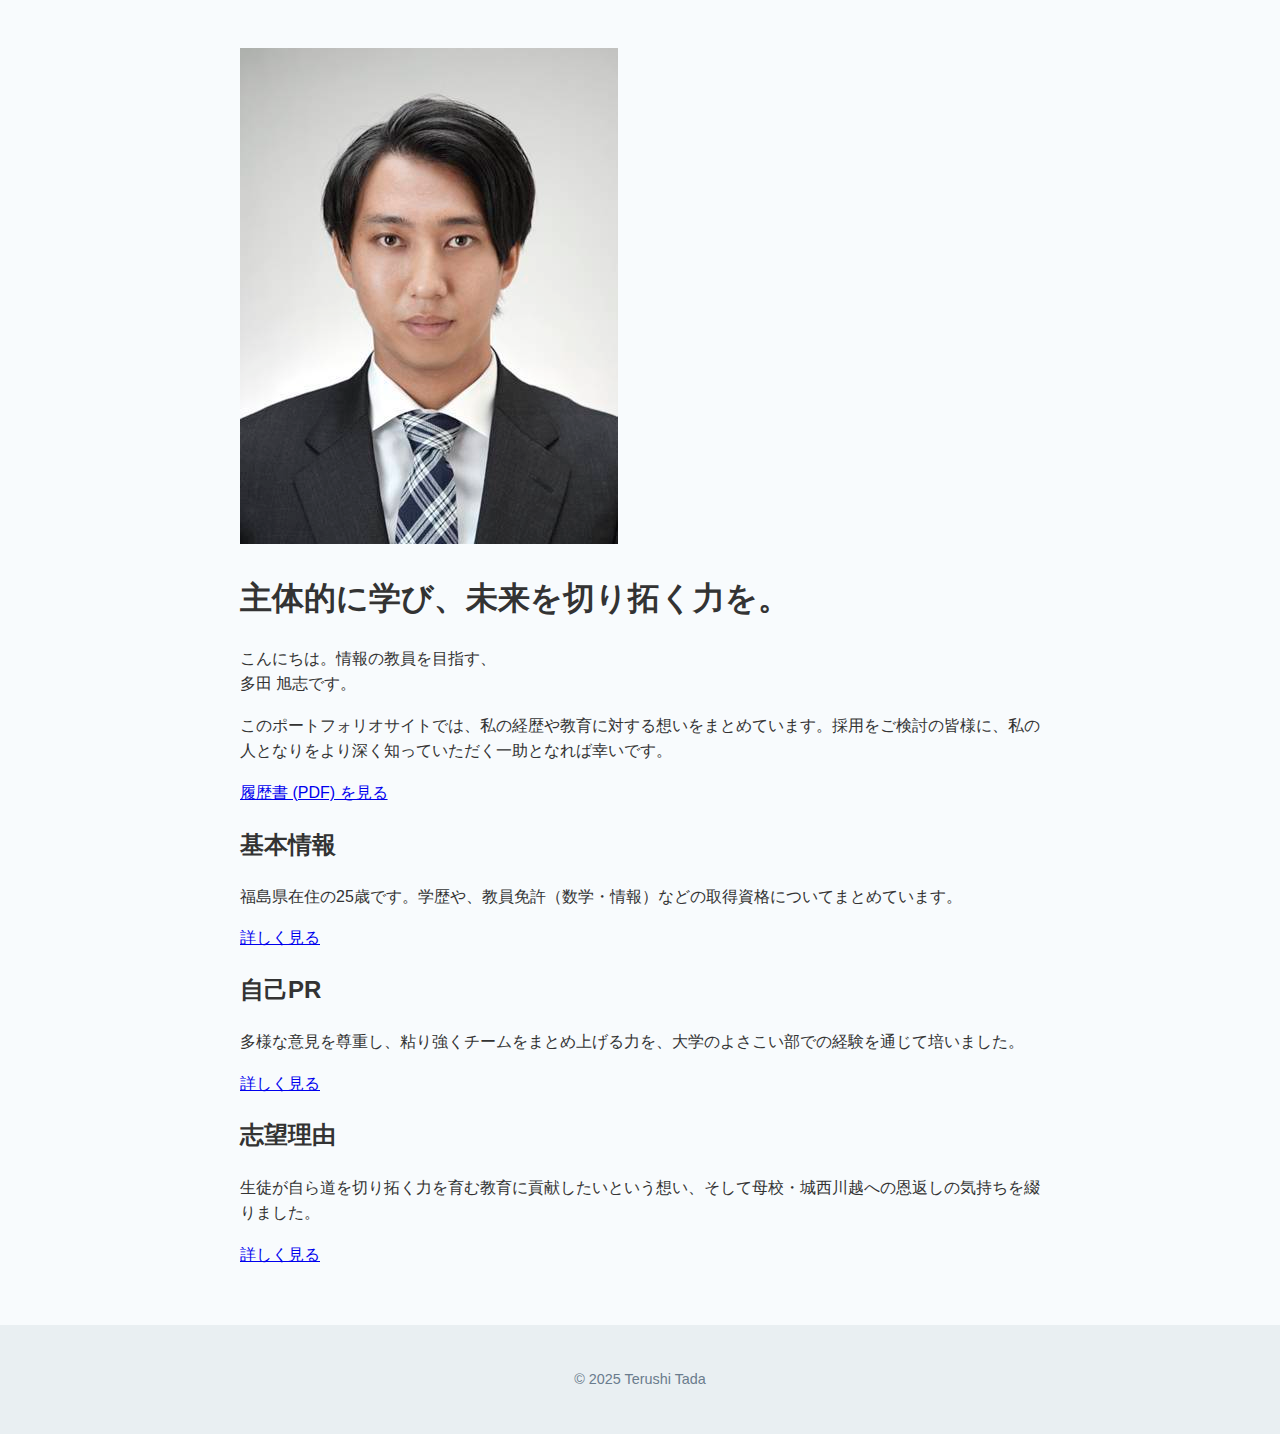
<file: index.html>
<!DOCTYPE html>
<html lang="ja">
<head>
  <meta charset="UTF-8">
  <meta name="viewport" content="width=device-width, initial-scale=1.0">
  <title>多田旭志 | ホーム</title>
  <link rel="stylesheet" href="style.css">
  <link rel="icon" href="./favicon.ico" type="image/x-icon">
</head>
<body>
  <header>
    <h1>ただ　てるし</h1>
    <nav>
      <a href="about.html">基本情報</a> |
      <a href="strength.html">自己PR</a> |
      <a href="reason.html">志望理由</a>
    </nav>
  </header>

  <main>
    <section class="hero-section">
      <img src="terushi.jpg" alt="多田旭志の顔写真" class="profile-photo">
      <div class="hero-text">
        <h1 class="hero-title">主体的に学び、未来を切り拓く力を。</h1>
        <p class="hero-subtitle">こんにちは。情報の教員を目指す、<br><span class="name-highlight">多田 旭志</span>です。</p>
        <p>このポートフォリオサイトでは、私の経歴や教育に対する想いをまとめています。採用をご検討の皆様に、私の人となりをより深く知っていただく一助となれば幸いです。</p>
        
        <a href="resume.pdf" class="hero-button" target="_blank">履歴書 (PDF) を見る</a>
      </div>
    </section>
    <section class="contents-grid">
      <div class="content-card">
        <h2>基本情報</h2>
        <p>福島県在住の25歳です。学歴や、教員免許（数学・情報）などの取得資格についてまとめています。</p>
        <a href="about.html" class="card-button">詳しく見る</a>
      </div>

      <div class="content-card">
        <h2>自己PR</h2>
        <p>多様な意見を尊重し、粘り強くチームをまとめ上げる力を、大学のよさこい部での経験を通じて培いました。</p>
        <a href="strength.html" class="card-button">詳しく見る</a>
      </div>

      <div class="content-card">
        <h2>志望理由</h2>
        <p>生徒が自ら道を切り拓く力を育む教育に貢献したいという想い、そして母校・城西川越への恩返しの気持ちを綴りました。</p>
        <a href="reason.html" class="card-button">詳しく見る</a>
      </div>
    </section>
  </main>

  <footer>
    <p>&copy; 2025 Terushi Tada</p>
  </footer>
</body>
</html>
</file>
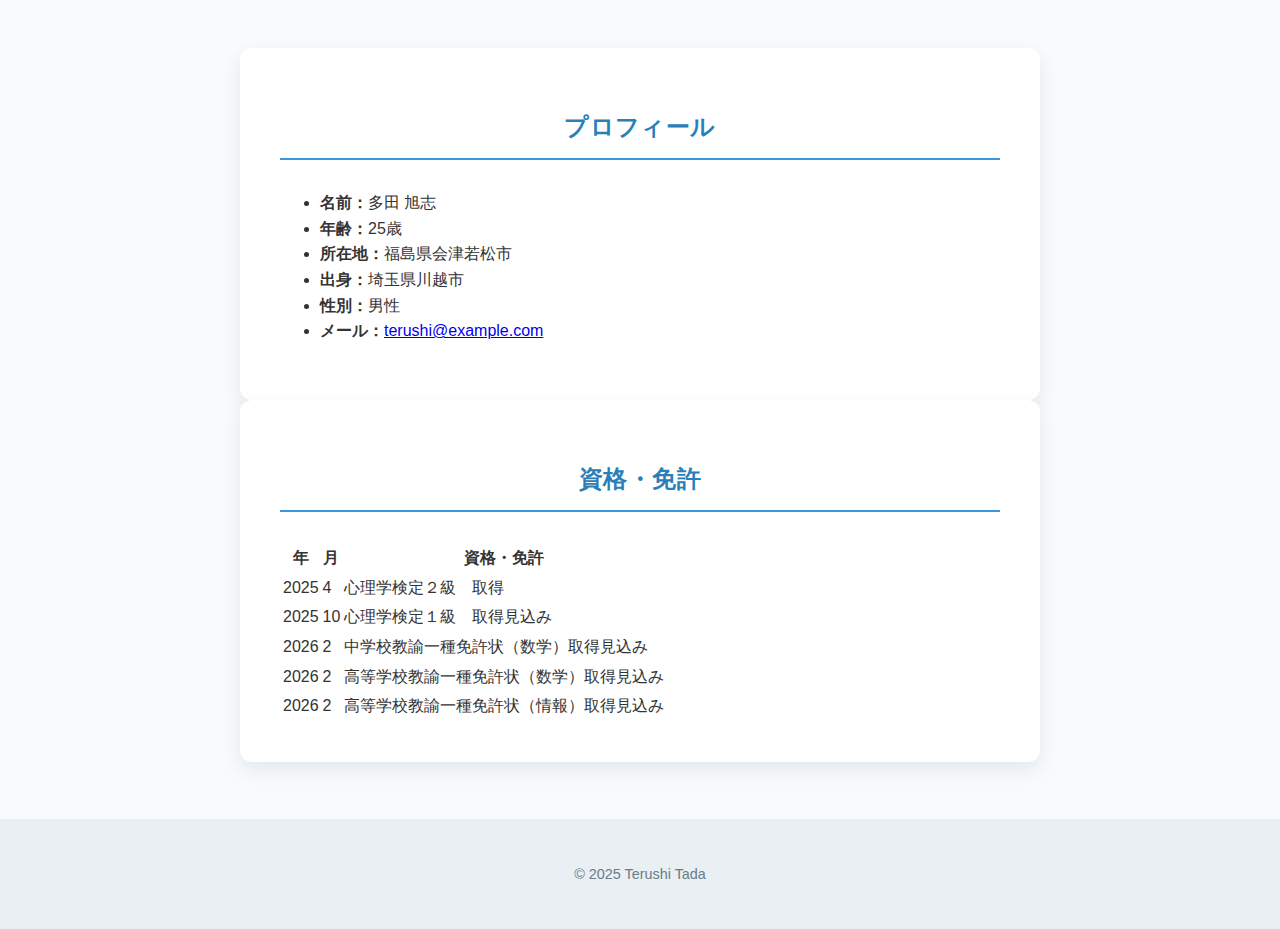
<file: about.html>
<!DOCTYPE html>
<html lang="ja">
<head>
  <meta charset="UTF-8">
  <meta name="viewport" content="width=device-width, initial-scale=1.0">
  <title>基本情報 - 多田 旭志</title>
  <link rel="stylesheet" href="style.css">
  <link rel="icon" href="./favicon.ico" type="image/x-icon">
</head>
<body>
    <header>
        <h1>多田 旭志のホームページ</h1>
        <nav>
          <a href="index.html">ホーム</a> |
          <a href="strength.html">自己PR</a> |
          <a href="education.html">学歴</a> |
          <a href="reason.html">教員志望理由</a>
        </nav>
      </header>

  <main>
    <section class="pr-section">
      <h2>プロフィール</h2>
      <ul>
        <li><strong>名前：</strong>多田 旭志</li>
        <li><strong>年齢：</strong>25歳</li>
        <li><strong>所在地：</strong>福島県会津若松市</li>
        <li><strong>出身：</strong>埼玉県川越市</li>
        <li><strong>性別：</strong>男性</li>
        <li><strong>メール：</strong><a href="mailto:terushi@example.com">terushi@example.com</a></li>
      </ul>
    </section>

    <section class="pr-section">
        <h2>資格・免許</h2>
        <table class="license-table">
            <thead>
                <tr>
                    <th>年</th>
                    <th>月</th>
                    <th>資格・免許</th>
                </tr>
            </thead>
            <tbody>
                <tr>
                    <td>2025</td>
                    <td>4</td>
                    <td>心理学検定２級　取得</td>
                </tr>
                <tr>
                    <td>2025</td>
                    <td>10</td>
                    <td>心理学検定１級　取得見込み</td>
                </tr>
                <tr>
                    <td>2026</td>
                    <td>2</td>
                    <td>中学校教諭一種免許状（数学）取得見込み</td>
                </tr>
                <tr>
                    <td>2026</td>
                    <td>2</td>
                    <td>高等学校教諭一種免許状（数学）取得見込み</td>
                </tr>
                <tr>
                    <td>2026</td>
                    <td>2</td>
                    <td>高等学校教諭一種免許状（情報）取得見込み</td>
                </tr>
            </tbody>
        </table>
    </section>
  </main>

  <footer>
    <p>&copy; 2025 Terushi Tada</p>
  </footer>
</body>
</html>
</file>
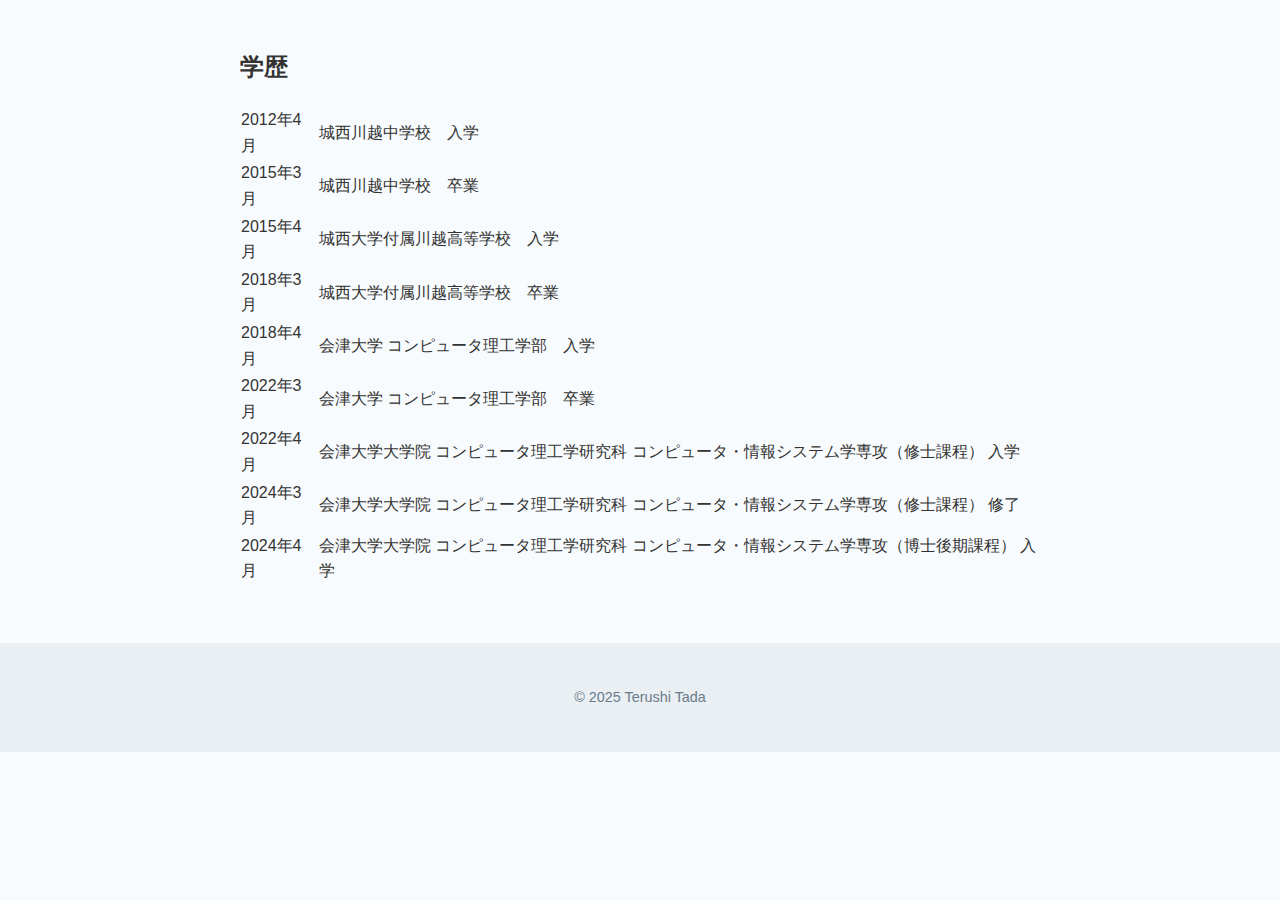
<file: education.html>
<!DOCTYPE html>
<html lang="ja">
<head>
  <meta charset="UTF-8">
  <title>学歴 - 多田 旭志</title>
  <link rel="stylesheet" href="style.css">
  <link rel="icon" href="./favicon.ico" type="image/x-icon">
</head>
<body>
  <header>
    <h1>多田 旭志のホームページ</h1>
    <nav>
      <a href="index.html">ホーム</a> |
      <a href="strength.html">自己PR</a> |
      <a href="about.html">基本情報</a> 
     </nav>
  </header>

  <main>
    <section>
      <h2>学歴</h2>
      <table style="width:100%; border-collapse: collapse;">
        <tbody>
          <tr><td>2012年4月</td><td>城西川越中学校　入学</td></tr>
          <tr><td>2015年3月</td><td>城西川越中学校　卒業</td></tr>
          <tr><td>2015年4月</td><td>城西大学付属川越高等学校　入学</td></tr>
          <tr><td>2018年3月</td><td>城西大学付属川越高等学校　卒業</td></tr>
          <tr><td>2018年4月</td><td>会津大学 コンピュータ理工学部　入学</td></tr>
          <tr><td>2022年3月</td><td>会津大学 コンピュータ理工学部　卒業</td></tr>
          <tr><td>2022年4月</td><td>会津大学大学院 コンピュータ理工学研究科 コンピュータ・情報システム学専攻（修士課程） 入学</td></tr>
          <tr><td>2024年3月</td><td>会津大学大学院 コンピュータ理工学研究科 コンピュータ・情報システム学専攻（修士課程） 修了</td></tr>
          <tr><td>2024年4月</td><td>会津大学大学院 コンピュータ理工学研究科 コンピュータ・情報システム学専攻（博士後期課程） 入学</td></tr>
        </tbody>
      </table>
    </section>
  </main>

  <footer>
    <p>&copy; 2025 Terushi Tada</p>
  </footer>
</body>
</html>
</file>
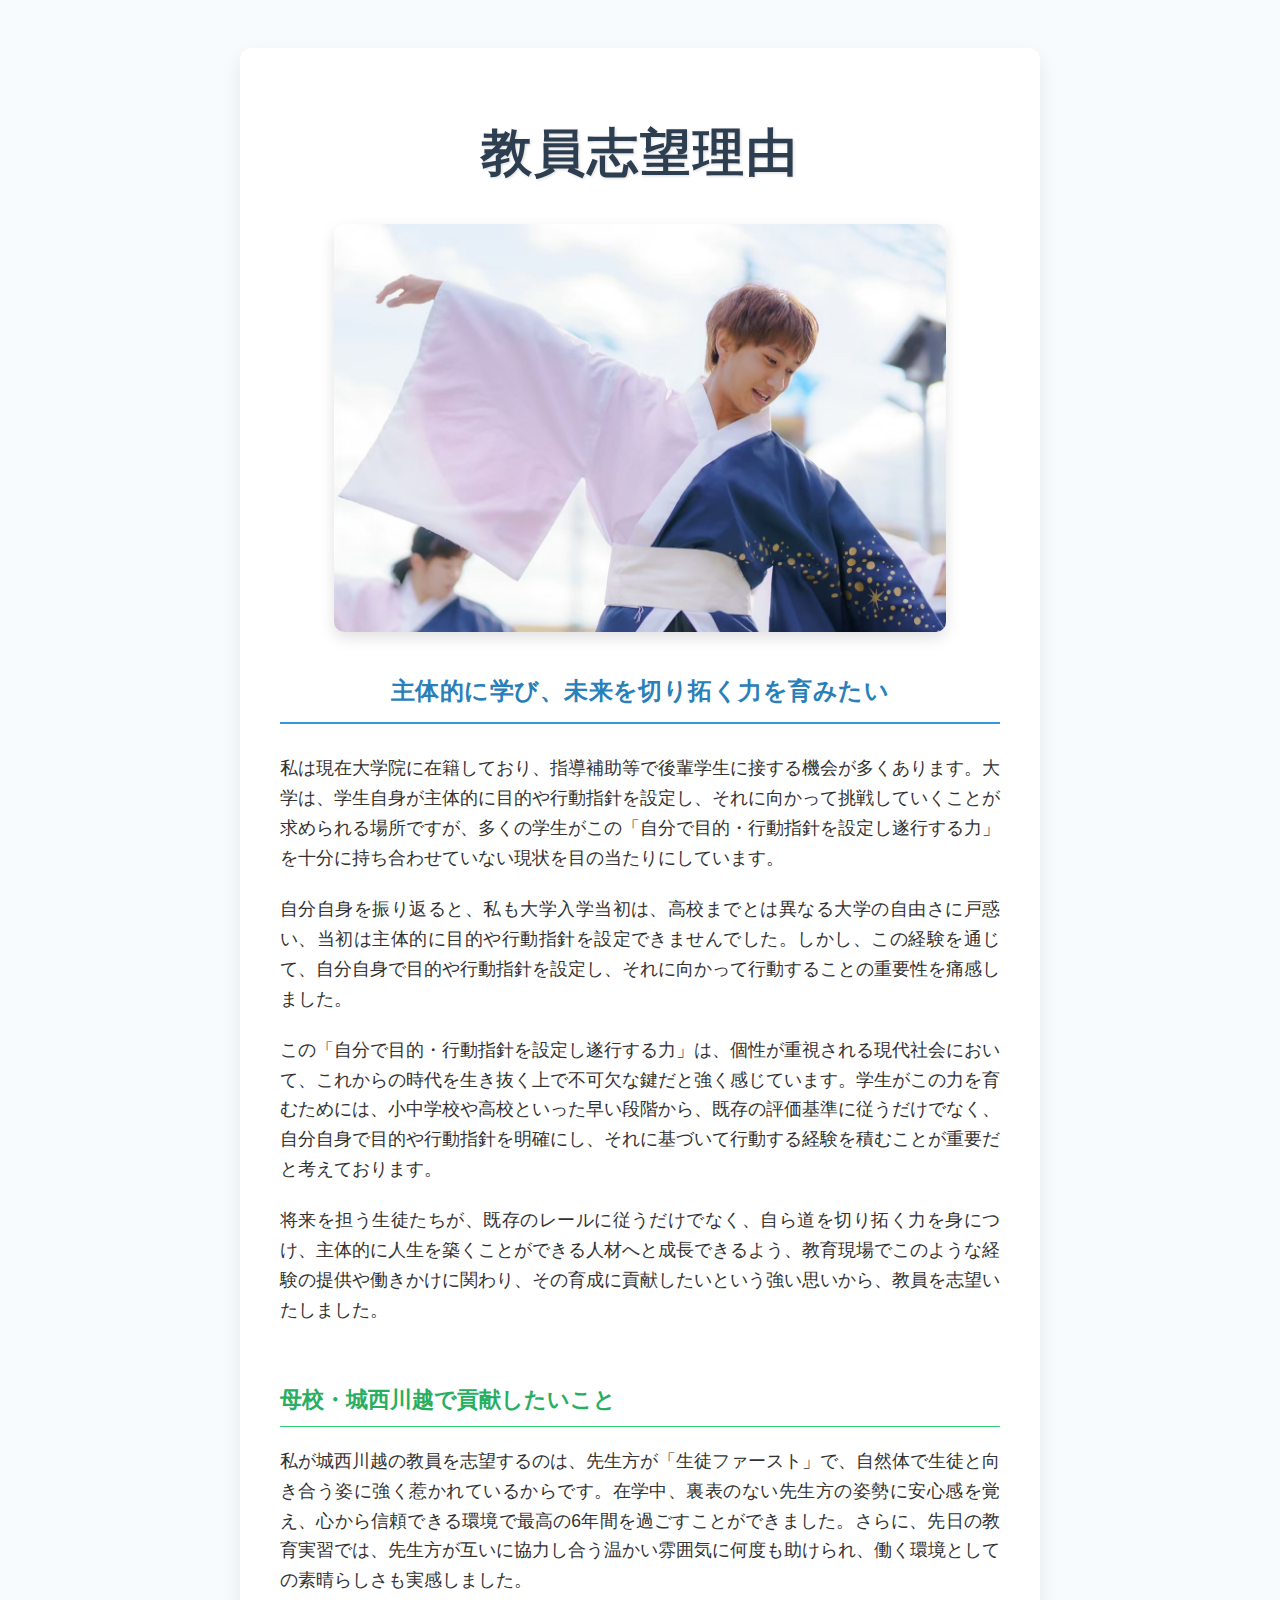
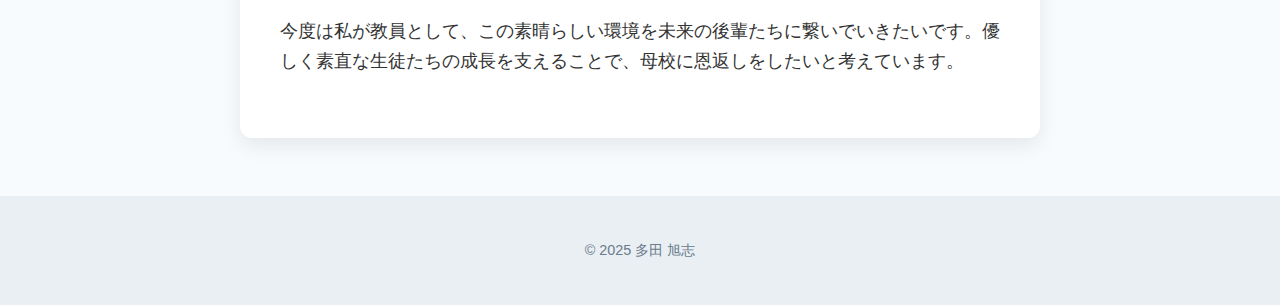
<file: reason.html>
<!DOCTYPE html>
<html lang="ja">
<head>
    <meta charset="UTF-8">
    <meta name="viewport" content="width=device-width, initial-scale=1.0">
    <title>多田 旭志 - 教員志望理由</title>
    <link rel="stylesheet" href="style.css">
    <link rel="icon" href="./favicon.ico" type="image/x-icon">
</head>
<body>
    <header>
        <h1>多田 旭志のホームページ</h1>
        <nav>
            <a href="index.html">ホーム</a> |
            <a href="strength.html">自己PR</a> |
            <a href="about.html">基本情報</a> |
            <a href="education.html">学歴</a>
        </nav>
    </header>
    
    <main>
        <section class="pr-section">
            <h1>教員志望理由</h1> 
            <img src="image.jpg" alt="教員を目指す理由を表すイメージ" class="main-visual-image">
            
            <h2>主体的に学び、未来を切り拓く力を育みたい</h2>
            <p>
                私は現在大学院に在籍しており、指導補助等で後輩学生に接する機会が多くあります。大学は、学生自身が主体的に目的や行動指針を設定し、それに向かって挑戦していくことが求められる場所ですが、多くの学生がこの「自分で目的・行動指針を設定し遂行する力」を十分に持ち合わせていない現状を目の当たりにしています。
            </p>
            <p>
                自分自身を振り返ると、私も大学入学当初は、高校までとは異なる大学の自由さに戸惑い、当初は主体的に目的や行動指針を設定できませんでした。しかし、この経験を通じて、自分自身で目的や行動指針を設定し、それに向かって行動することの重要性を痛感しました。
            </p>
            <p>
                この「自分で目的・行動指針を設定し遂行する力」は、個性が重視される現代社会において、これからの時代を生き抜く上で不可欠な鍵だと強く感じています。学生がこの力を育むためには、小中学校や高校といった早い段階から、既存の評価基準に従うだけでなく、自分自身で目的や行動指針を明確にし、それに基づいて行動する経験を積むことが重要だと考えております。
            </p>
            <p>
                将来を担う生徒たちが、既存のレールに従うだけでなく、自ら道を切り拓く力を身につけ、主体的に人生を築くことができる人材へと成長できるよう、教育現場でこのような経験の提供や働きかけに関わり、その育成に貢献したいという強い思いから、教員を志望いたしました。
            </p>

            <h3>母校・城西川越で貢献したいこと</h3>
            <p>
                私が城西川越の教員を志望するのは、先生方が「生徒ファースト」で、自然体で生徒と向き合う姿に強く惹かれているからです。在学中、裏表のない先生方の姿勢に安心感を覚え、心から信頼できる環境で最高の6年間を過ごすことができました。さらに、先日の教育実習では、先生方が互いに協力し合う温かい雰囲気に何度も助けられ、働く環境としての素晴らしさも実感しました。
            </p>
            <p>
                今度は私が教員として、この素晴らしい環境を未来の後輩たちに繋いでいきたいです。優しく素直な生徒たちの成長を支えることで、母校に恩返しをしたいと考えています。
            </p>
        </section>
    </main>

    <footer>
        <p>&copy; 2025 多田 旭志</p>
    </footer>
</body>
</html>
</file>
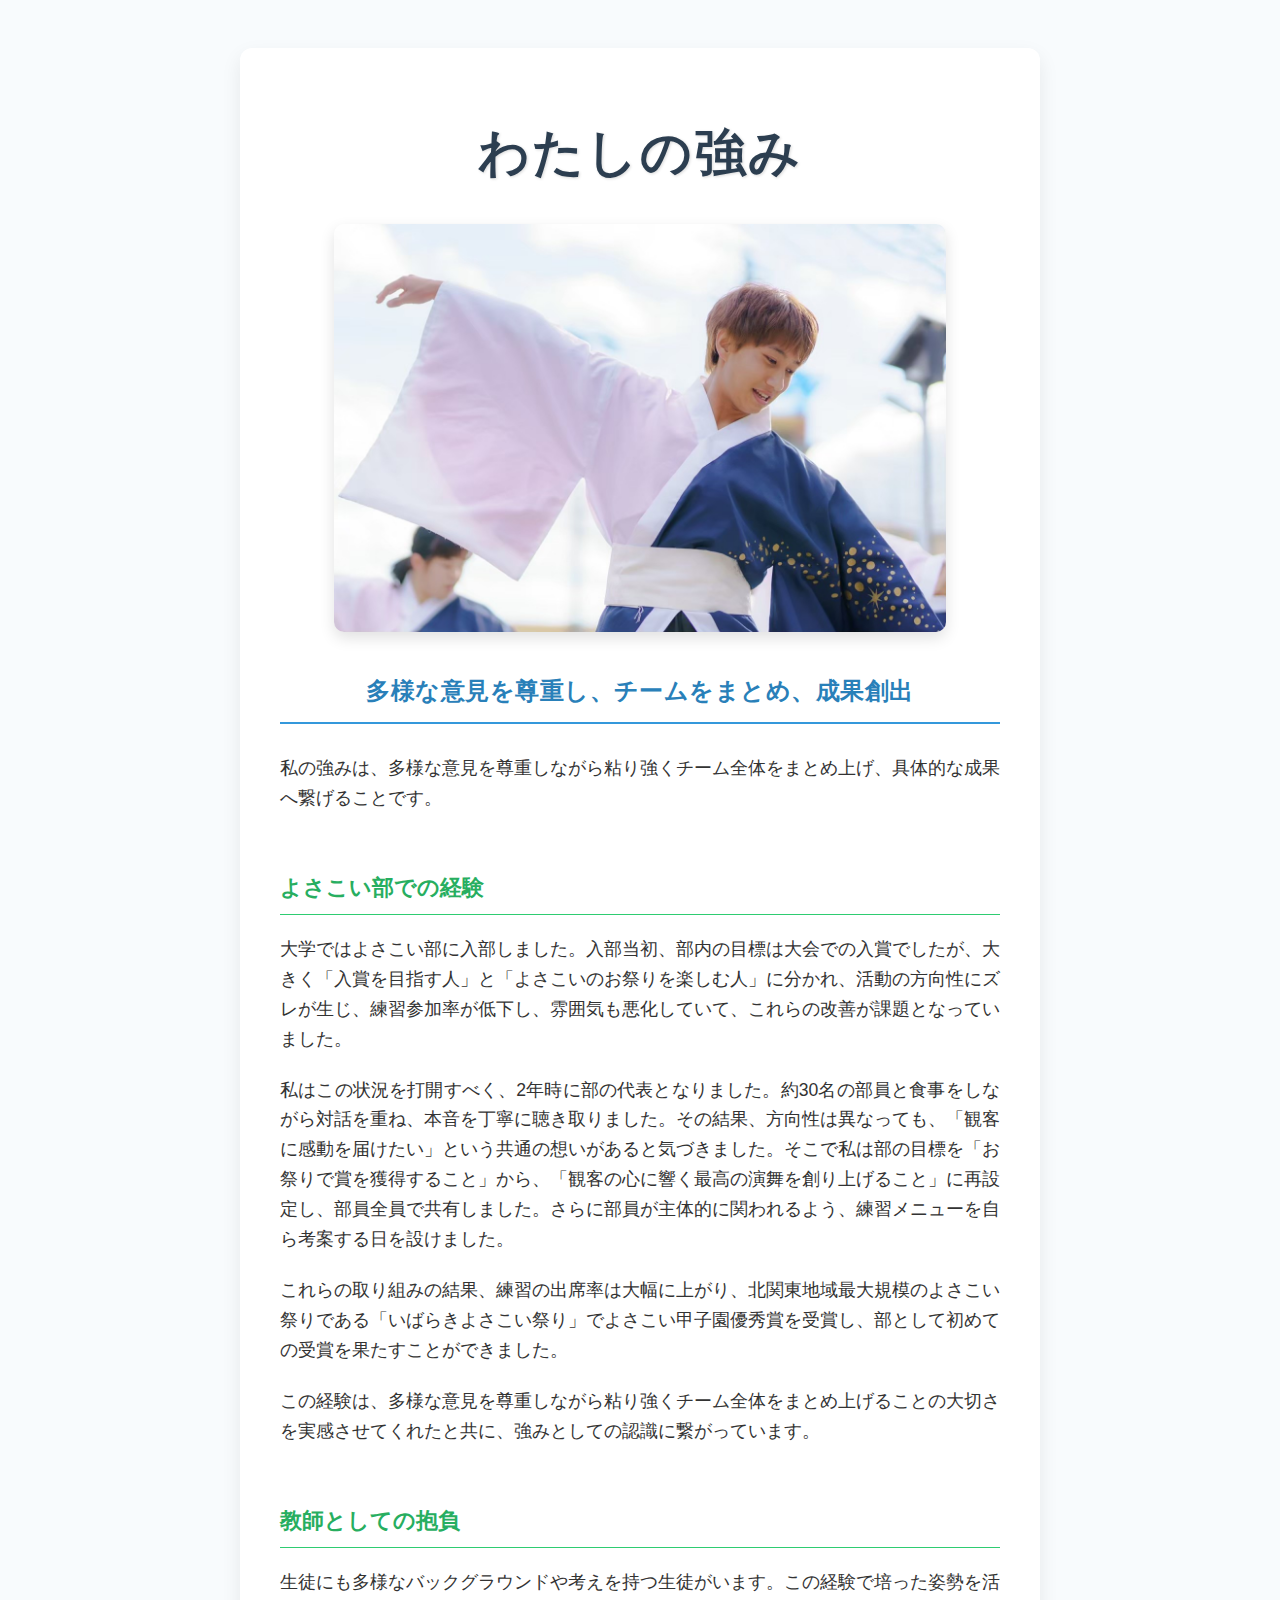
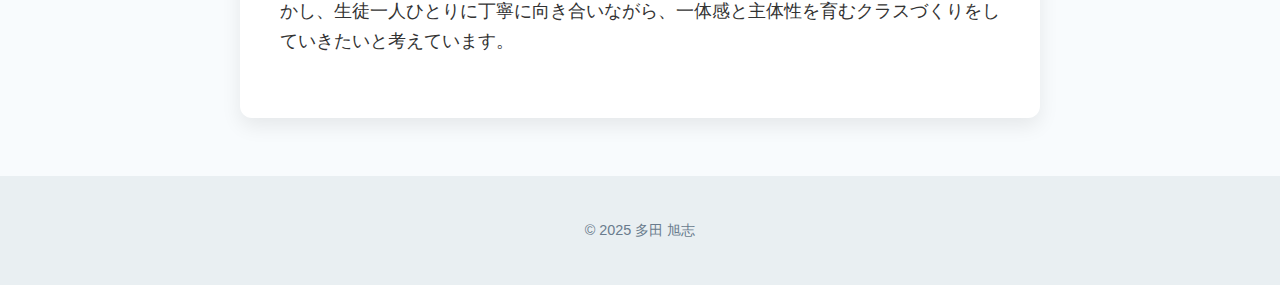
<file: strength.html>
<!DOCTYPE html>
<html lang="ja">
<head>
    <meta charset="UTF-8">
    <meta name="viewport" content="width=device-width, initial-scale=1.0">
    <title>多田 旭志 - 自己PR</title>
    <link rel="stylesheet" href="style.css">
    <link rel="icon" href="./favicon.ico" type="image/x-icon">
</head>
<script>
    document.addEventListener('DOMContentLoaded', function() {
        function applyMobileBreak() {
            // すべてのh2要素内の.mobile-breakスパンを取得
            const mobileBreakSpans = document.querySelectorAll('.pr-section h2 .mobile-break');
    
            // ウィンドウの幅が600px以下の場合
            if (window.innerWidth <= 600) {
                mobileBreakSpans.forEach(span => {
                    // spanが存在し、まだ<br>に変換されていなければ変換
                    if (span.tagName === 'SPAN') {
                        const br = document.createElement('br');
                        // 変換された<br>がデスクトップ時に元に戻せるよう、マーカークラスを付与
                        br.classList.add('mobile-break-original-span-marker');
                        span.parentNode.replaceChild(br, span);
                    }
                });
            } else {
                // ウィンドウの幅が600pxより大きい場合、<br>があれば元の<span>に戻す
                const brElements = document.querySelectorAll('.pr-section h2 br.mobile-break-original-span-marker');
                brElements.forEach(br => {
                    const originalSpan = document.createElement('span');
                    originalSpan.className = 'mobile-break';
                    br.parentNode.replaceChild(originalSpan, br);
                });
            }
        }
    
        // ページの読み込み時とウィンドウのリサイズ時に実行
        applyMobileBreak();
        window.addEventListener('resize', applyMobileBreak);
    });
    </script>
<body>
    <header>
        <h1>多田 旭志のホームページ</h1>
        <nav>
          <a href="index.html">ホーム</a> |
          <a href="about.html">基本情報</a> |
          <a href="education.html">学歴</a> |
          <a href="reason.html">教員志望理由</a>

        </nav>
      </header>
      
    <main>
        <section class="pr-section">
            <h1>わたしの強み</h1> 
            <img src="image.jpg" alt="あなたの強みを表す画像" class="main-visual-image">
            <h2>多様な意見を尊重し、<span class="mobile-break"></span>チームをまとめ、成果創出</h2>
            <p>
                私の強みは、多様な意見を尊重しながら粘り強くチーム全体をまとめ上げ、具体的な成果へ繋げることです。
            </p>
            <h3>よさこい部での経験</h3>
            <p>
                大学ではよさこい部に入部しました。入部当初、部内の目標は大会での入賞でしたが、大きく「入賞を目指す人」と「よさこいのお祭りを楽しむ人」に分かれ、活動の方向性にズレが生じ、練習参加率が低下し、雰囲気も悪化していて、これらの改善が課題となっていました。
            </p>
            <p>
                私はこの状況を打開すべく、2年時に部の代表となりました。約30名の部員と食事をしながら対話を重ね、本音を丁寧に聴き取りました。その結果、方向性は異なっても、「観客に感動を届けたい」という共通の想いがあると気づきました。そこで私は部の目標を「お祭りで賞を獲得すること」から、「観客の心に響く最高の演舞を創り上げること」に再設定し、部員全員で共有しました。さらに部員が主体的に関われるよう、練習メニューを自ら考案する日を設けました。
            </p>
            <p>
                これらの取り組みの結果、練習の出席率は大幅に上がり、北関東地域最大規模のよさこい祭りである「いばらきよさこい祭り」でよさこい甲子園優秀賞を受賞し、部として初めての受賞を果たすことができました。
            </p>
            <p>
                この経験は、多様な意見を尊重しながら粘り強くチーム全体をまとめ上げることの大切さを実感させてくれたと共に、強みとしての認識に繋がっています。
            </p>
            <h3>教師としての抱負</h3>
            <p>
                生徒にも多様なバックグラウンドや考えを持つ生徒がいます。この経験で培った姿勢を活かし、生徒一人ひとりに丁寧に向き合いながら、一体感と主体性を育むクラスづくりをしていきたいと考えています。
            </p>
        </section>
    </main>

    <footer>
        <p>&copy; 2025 多田 旭志</p>
    </footer>
</body>
</html>
</file>
<file: style.css>
/* 基本設定 */
body {
    font-family: 'Segoe UI', 'Meiryo', sans-serif;
    line-height: 1.6; /* 行間を少し狭めて読みやすく */
    margin: 0;
    padding: 0;
    background-color: #f8fbfd; /* 背景色をより柔らかいライトブルーに */
    color: #333;
}

/* ヘッダー */
header {
    display: none; /* ヘッダーを完全に非表示にする */
    background-color: #2c3e50;
    color: #ffffff;
    text-align: center;
    padding: 1.5em 0;
    box-shadow: 0 2px 5px rgba(0,0,0,0.2);
}

/* メインコンテンツ */
main {
    max-width: 800px;
    margin: 3em auto; /* 上下の余白を少し増やす */
    padding: 0 20px;
}

.pr-section {
    background-color: #ffffff;
    padding: 40px; /* パディングを少し増やす */
    border-radius: 12px; /* 角をもう少し丸くする */
    box-shadow: 0 8px 20px rgba(0,0,0,0.08); /* 影をより柔らかく、深めに */
}

/* 自己PRタイトル用のh1のスタイル */
.pr-section h1 {
    color: #2c3e50;
    font-size: 3.2em; /* フォントサイズを微調整 */
    text-align: center;
    margin-bottom: 15px; /* サブタイトルとの間隔を微調整 */
    padding-bottom: 0;
    border-bottom: none;
    letter-spacing: 0.04em; /* 文字間隔を微調整 */
    text-shadow: 1px 1px 3px rgba(0,0,0,0.15); /* 影をよりソフトに */
    line-height: 1.2; /* タイトルの行間 */
}

/* メインコンテンツ内の画像のスタイル */
.pr-section .main-visual-image {
    display: block;
    max-width: 85%; /* 画像の幅を少し広げる */
    height: auto;
    margin: 40px auto; /* 上下の余白を増やす */
    border-radius: 10px; /* 角丸を微調整 */
    box-shadow: 0 6px 15px rgba(0,0,0,0.12); /* 影を調整 */
}

/* h1の直後のh2（多様な意見を尊重し、チームをまとめ成果創出）のスタイル */
.pr-section h2 {
    color: #2980b9;
    border-bottom: 2px solid #3498db;
    padding-bottom: 12px; /* パディングを微調整 */
    margin-bottom: 30px; /* 下の要素との間隔を少し広げる */
    font-size: 1.5em; /* h3より少しだけ大きくして階層を強調 */
    text-align: center;
    font-weight: 600; /* 少し太くして存在感を出す */
    letter-spacing: 0.02em; /* 文字間隔を微調整 */
}

/* h3のスタイル */
.pr-section h3 {
    color: #27ae60;
    margin-top: 2.5em; /* 上の余白を少し増やす */
    font-size: 1.4em;
    border-bottom: 1px solid #2ecc71;
    padding-bottom: 8px; /* パディングを微調整 */
    margin-bottom: 20px; /* 下の要素との間隔を微調整 */
}

.pr-section p {
    margin-bottom: 1.2em; /* 段落間の余白を少し広げて読みやすく */
    text-align: justify;
    font-size: 1.1em;
    line-height: 1.7; /* 段落の行間を少し広げて読みやすく */
}

/* フッター */
footer {
    text-align: center;
    padding: 2em 0; /* パディングを増やす */
    margin-top: 4em; /* 上の余白を増やす */
    background-color: #e9eff2; /* 背景色を調整 */
    color: #6a7c8d; /* 文字色を調整 */
    font-size: 0.9em;
}

/* レスポンシブ対応 (モバイル向け) */
@media (max-width: 600px) {
    main {
        margin: 1.5em auto; /* モバイルでの余白を調整 */
        padding: 0 15px;
    }
    .pr-section {
        padding: 25px; /* モバイルでのパディングを調整 */
        border-radius: 10px; /* モバイルでの角丸を微調整 */
        box-shadow: 0 4px 12px rgba(0,0,0,0.08); /* モバイルでの影を調整 */
    }
    .pr-section h1 { /* モバイルでの自己PRタイトル用h1調整 */
        font-size: 2.2em; /* モバイルでのフォントサイズを微調整 */
        margin-bottom: 10px;
        letter-spacing: 0.03em;
    }
    .pr-section .main-visual-image {
        max-width: 98%; /* モバイルではほぼいっぱいに広げる */
        margin: 25px auto; /* モバイルでの余白を調整 */
        border-radius: 8px; /* モバイルでの角丸を微調整 */
    }
    .pr-section h2 { /* モバイルでの「多様な意見を尊重し〜」用h2調整 */
        font-size: 1.3em; /* モバイルでh3より少しだけ大きく */
        padding-bottom: 8px;
        margin-bottom: 20px;
        font-weight: 600;
    }
    .pr-section h3 {
        font-size: 1.2em; /* モバイルのh3はそのまま */
        margin-top: 2em;
        padding-bottom: 5px;
        margin-bottom: 15px;
    }
    .pr-section p {
        font-size: 0.95em; /* モバイルでの段落フォントサイズを微調整 */
        line-height: 1.6;
    }
    footer {
        padding: 1.5em 0;
        margin-top: 3em;
    }
}

/* デフォルトでは改行用の目印を非表示にする */
.mobile-break {
    display: none;
}
</file>
